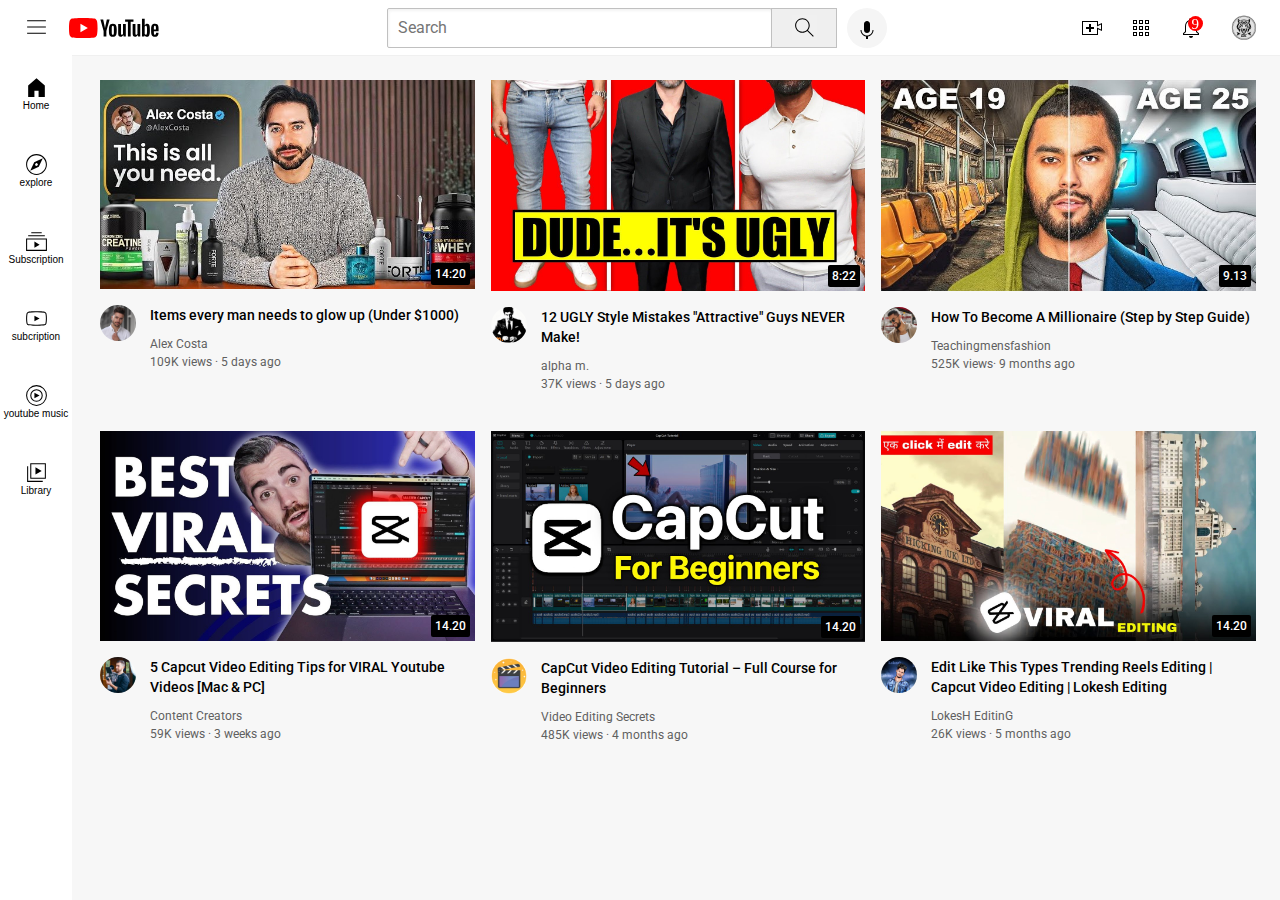
<file: index.html>
<!DOCTYPE html>
<html>

<head>
  <title>YouTube</title>

  <link rel="icon" type="image/png" href="main logo.png">

  <link rel="preconnect" href="https://fonts.googleapis.com">
  <link rel="preconnect" href="https://fonts.gstatic.com" crossorigin>
  <link href="https://fonts.googleapis.com/css2?family=Roboto:wght@400;500;700&display=swap" rel="stylesheet">

  <link rel="stylesheet" href="video.css" />
  <link rel="stylesheet" href="general.css" />
  <link rel="stylesheet" href="header.css" />
  <link rel="stylesheet" href="sidebar.css" />

</head>

<body>
  <header>
    <div class="header">
      <div class="left-section">
        <img class="hamburger-menu" src="hamburger-menu.svg" />
        <img class="youtube-logo" src="youtube-logo.svg" />
      </div>
      <div class="middle-section">
        <input class="search-bar" type="text" placeholder="Search">
        <button class="search-btn">
          <img class="search-icon" src="search.svg">
          <div class="tooltip">Search</div>
        </button>
        <button class="voice-search-button">
          <img class="voice-search-icon" src="voice-search-icon.svg">
          <div class="tooltip">Serach with you're voice</div>
        </button>
      </div>
      <div class="right-section">
        <div class="create">
          <img class="upload-icon" src="upload.svg">
          <div class="tooltip">Create</div>
        </div>
        <div class="youtube-icon">
          <img class="youtube-apps-icon" src="youtube-apps.svg">
          <div class="tooltip">Create</div>
        </div>
        <div class="notii">
          <img class="notification-icon" src="notifications.svg">
          <div class="notify">9</div>
          <div class="tooltip">Notification</div>
        </div>
        <img class="current-user-picture" src="my channel.jpg" alt="">
      </div>

    </div>
  </header>


  <div class="sidebar">
    <div class="sidebar-link">
      <img src="home.svg">
      <p>Home</p>
    </div>
    <div class="sidebar-link">
      <img src="explore.svg">
      <p>explore</p>
    </div>
    <div class="sidebar-link">
      <img src="subscriptions.svg">
      <p> Subscription</p>
    </div>
    <div class="sidebar-link">
      <img src="originals.svg">
      <p>subcription</p>
    </div>
    <div class="sidebar-link">
      <img src="youtube-music.svg">
      <p> youtube music</p>
    </div>
    <div class="sidebar-link">
      <img src="library.svg">
      <p>Library</p>
    </div>
  </div>


  <div class="video-grid">
    <div class="video-preview">
      <div class="thumbnail-row">
        <a href="https://www.youtube.com/watch?v=n2RNcPRtAiY"><img class="thumbnail" src="thumbnail-1.jpg"></a>
        <div class="video-time">14:20</div>
      </div>
      <div class="video-info-grid">
        <div class="channel-picture">
          <img class="profile-picture" src="channel-1.jpg">
        </div>
        <div class="video-info">
          <p class="video-title">
            Items every man needs to glow up (Under $1000)
          </p>
          <p class="video-author">

            Alex Costa

          </p>
          <p class="video-stats">

            109K views &#183; 5 days ago
          </p>
        </div>
      </div>
    </div>

    <div class="video-preview">
      <div class="thumbnail-row">
        <img class="thumbnail" src="thumbnail-2.jpg">
        <div class="video-time">8:22</div>
      </div>
      <div class="video-info-grid">
        <div class="channel-picture">
          <img class="profile-picture" src="channel-2.jpg">
        </div>
        <div class="video-info">
          <p class="video-title">
            12 UGLY Style Mistakes "Attractive" Guys NEVER Make!
          </p>
          <p class="video-author">

            alpha m.

          </p>
          <p class="video-stats">
            37K views &#183;
            5 days ago
          </p>
        </div>
      </div>
    </div>

    <div class="video-preview">
      <div class="thumbnail-row">
        <img class="thumbnail" src="thumbnail-3.jpg">
        <div class="video-time">9.13</div>
      </div>
      <div class="video-info-grid">
        <div class="channel-picture">
          <img class="profile-picture" src="channel-3.jpg">
        </div>
        <div class="video-info">
          <p class="video-title">
            How To Become A Millionaire (Step by Step Guide)
          </p>
          <p class="video-author">
            Teachingmensfashion

          </p>
          <p class="video-stats">

            525K views&#183; 9 months ago
          </p>
        </div>
      </div>
    </div>

    <div class="video-preview">
      <div class="thumbnail-row">
        <img class="thumbnail" src="thumbnail-4.jpg">
        <div class="video-time">14.20</div>
      </div>
      <div class="video-info-grid">
        <div class="channel-picture">
          <img class="profile-picture" src="channel-4.jpg">
        </div>
        <div class="video-info">
          <p class="video-title">
            5 Capcut Video Editing Tips for VIRAL Youtube Videos [Mac & PC]
          </p>
          <p class="video-author">
            Content Creators
          </p>
          <p class="video-stats">

            59K views &#183; 3 weeks ago
          </p>
        </div>
      </div>
    </div>

    <div class="video-preview">
      <div class="thumbnail-row">
        <img class="thumbnail" src="thumbnail-5.jpg">
        <div class="video-time">14.20</div>
      </div>
      <div class="video-info-grid">
        <div class="channel-picture">
          <img class="profile-picture" src="channel-5.jpg">
        </div>
        <div class="video-info">
          <p class="video-title">
            CapCut Video Editing Tutorial – Full Course for Beginners
          </p>
          <p class="video-author">
            Video Editing Secrets
          </p>
          <p class="video-stats">

            485K views &#183; 4 months ago
          </p>
        </div>
      </div>
    </div>

    <div class="video-preview">
      <div class="thumbnail-row">
        <img class="thumbnail" src="thumbnail-6.jpg">
        <div class="video-time">14.20</div>
      </div>
      <div class="video-info-grid">
        <div class="channel-picture">
          <img class="profile-picture" src="channel-6.jpg">
        </div>
        <div class="video-info">
          <p class="video-title">
            Edit Like This Types Trending Reels Editing | Capcut Video Editing | Lokesh Editing
          </p>
          <p class="video-author">
            LokesH EditinG
          </p>
          <p class="video-stats">

            26K views &#183; 5 months ago
          </p>
        </div>
      </div>
    </div>
  </div>
</body>

</html>
</file>
<file: video.css>
.thumbnail {
    width: 100%;
   
  }
.video-time{
  background-color: black;
  position: absolute;
  color: white;
  border-radius: 2px;
  bottom: 8px;
  right: 5px;
  font-family: roboto,arial;
  font-size: 12px;
  font-weight: 500;
  padding:4px ;
}
  

  .video-title {
    margin-top: 0;
    font-size: 14px;
    font-weight: 500;
    line-height: 20px;
    margin-bottom: 12px;
  }

  .video-info-grid {
    display: grid;
    grid-template-columns: 50px 1fr;
  }

  .profile-picture {
    width: 36px;
    border-radius: 50px;
  }

  .thumbnail-row {
    margin-bottom: 12px;
    position: relative;
  }

  .video-author,
  .video-stats {
    font-size: 12px;
    color: rgb(96, 96, 96);
  }

  .video-author {
    margin-bottom: 4px;
  }

  .video-grid {
    display: grid;
    grid-template-columns: 1fr 1fr 1fr ;
    column-gap: 16px;
    row-gap: 40px;
    
  }
</file>
<file: general.css>
p {
    font-family: Roboto, Arial;
    margin-top: 0;
    margin-bottom: 0;
  }
  body{
    margin: 0;
     padding-top: 80px;
     padding-left: 100px;
     padding-right: 24px;
     background-color: rgb(247, 247, 247);
  }
</file>
<file: header.css>
.header{
    height: 55px;
    display: flex;
    justify-content: space-between;
    position: fixed;
    top: 0;
    left: 0;
    right: 0;
    background-color: white;
     border-bottom-width: 1px ;
     border-bottom-style: solid;
     border-bottom-color: rgb( 240,240,240);
     z-index: 1;
    

}
.left-section{
     
    
    display: flex;
    align-items: center;
    
}
.hamburger-menu{
    height: 25px;
    margin-left: 24px;
    margin-right: 20px;
    
}
.youtube-logo{
    height: 20px;
}
.middle-section{
    display: flex;
    align-items: center;
    
    flex-grow: 1;
    margin-left: 70px;
    margin-right: 35px;
    max-width: 500px;
}
.search-bar{
    flex-grow: 1;
    height: 36px;
    padding-left: 10px;
    font-size: 16px;
    border: 1px solid rgb(192, 192, 192);
border-radius: 2px;
box-shadow: inset 1px 2px 3px rgba( 0,0,0,0.05) ;
width: 0;
}
.search-bar::placeholder{
    font-family: Roboto,arial;
    font-size: 16px;
}

.search-btn , .voice-search-button, .create , .youtube-icon,.notii{
    position: relative;
    display: flex;
    align-items: center;
    justify-content: center;
}

.search-btn{
    height: 40px;
    width: 66px;
    border: 1px solid rgb(192, 192, 192);
    margin-left: -1px;
    margin-right: 10px;
    
   
}
.search-btn .tooltip,
.voice-search-button .tooltip,
.create .tooltip,
.youtube-icon .tooltip,
.notii .tooltip{
    position: absolute;
     background-color: rgb(110, 109, 109);
     color: white;
     padding: 4px;
     bottom:-30px;
     font-size: 12px;
     border-radius: 2px;
     opacity: 0;
     transition: opacity 0.15s;
     pointer-events: none;
     white-space: nowrap;
}
.search-btn:hover .tooltip,
.voice-search-button:hover .tooltip,
.create:hover .tooltip,
.youtube-icon:hover .tooltip,
.notii:hover .tooltip{
    opacity: 1;
}
.search-icon{
    height: 25px;
     
    background-color: rgb( 240,240,240);
    
}

.voice-search-button{
    height: 40px;
    width: 40px;
    border-radius: 20px;
    border: none;
    background-color: rgb(245, 245, 245);
    position: relative;
    
}
.notii{
    position: relative;
     
    
}
.notify{
    background-color: red;
    position: absolute;
    width: 15px;
    height: 15px;
    border-radius: 8px;
    right: 0;
    top: 0;
    text-align: center;
     
    color: white;
    font-size: 15px;
    font-weight: 500;
      
}
.voice-search-icon{
    height: 24px;
    margin-top: 4px;
    
}
.right-section{
   margin-right: 20px;
    display: flex;
    align-items: center;
    justify-content: space-between;
    width: 180px;
    flex-shrink: 0;
     
}
.upload-icon{
    height: 24px;
}
.youtube-apps-icon{
    height: 24px;
}
.notification-icon{
    height: 24px;
}
.current-user-picture{
    height: 32px;
    border-radius: 16px;
}
</file>
<file: sidebar.css>
.sidebar{
    position: fixed;
    left: 0;
    bottom: 0;
    top: 55px;
    background-color: white;
    width: 72px;
    z-index: 200;
    
   
   
}
.sidebar-link{
    background-color:  white;
    height: 76px;
    margin-bottom: 1px;
    display: flex;
    flex-direction: column;
    align-items: center;
    justify-content: center;
     
     
}
.sidebar-link:hover{
    background-color: rgb(235, 235, 235);
}
.sidebar-link img{
   
    
    height: 25px;
}
.sidebar-link p{
     font-family: arial;
     font-size: 10px;
}
</file>
